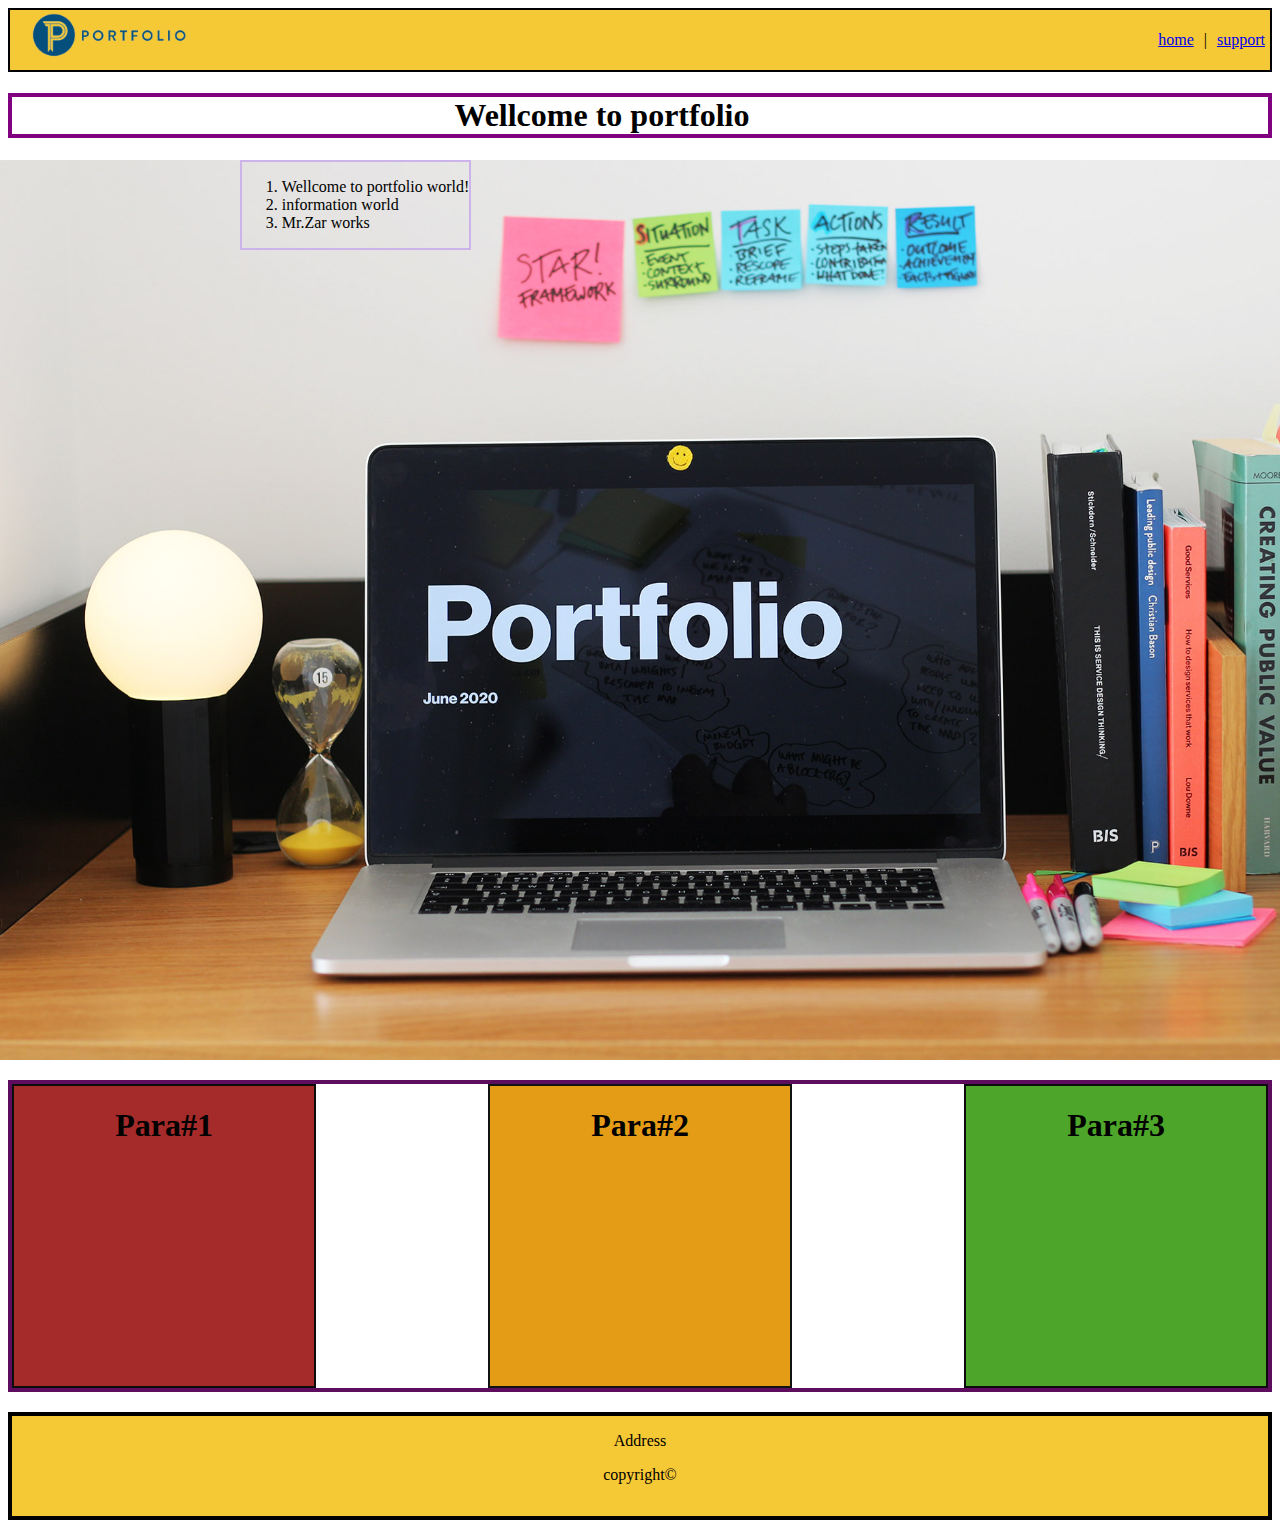
<file: index.html>
<!DOCTYPE html>
<html lang="en">
  <head>
    <meta charset="UTF-8" />
    <meta http-equiv="X-UA-Compatible" content="IE=edge" />
    <meta name="viewport" content="width=device-width, initial-scale=1.0" />
    <title>Document</title>
  </head>
  <link rel="stylesheet" href="prac.css" />
  <body>
    <header class="header">
      <img class="logo" src="./portpolio logo.png" alt="reload image" />
      <ul class="ul">
        <li><a href="./link_home.html" target="_blank">home</a></li>
        <li>|</li>
        <li><a href="./link_home.html" target="_blank">support</a></li>
      </ul>
    </header>
    <h1 class="h1">Wellcome to portfolio</h1>
    <div class="imagediv">
      <img class="image" src="./Portfolio-img.jpg" alt="Reload image" />
      <div class="text">
        <ol>
          <li>Wellcome to portfolio world!</li>
          <li>information world</li>
          <li>Mr.Zar works</li>
        </ol>
      </div>
    </div>

    <div class="main">
      <div class="_1"><h1>Para#1</h1></div>
      <div class="_2"><h1>Para#2</h1></div>
      <div class="_3"><h1>Para#3</h1></div>
    </div>
    <div class="footer">
      <p>Address</p>
      <p>copyright&copy</p>
    </div>
  </body>
</html>
</file>
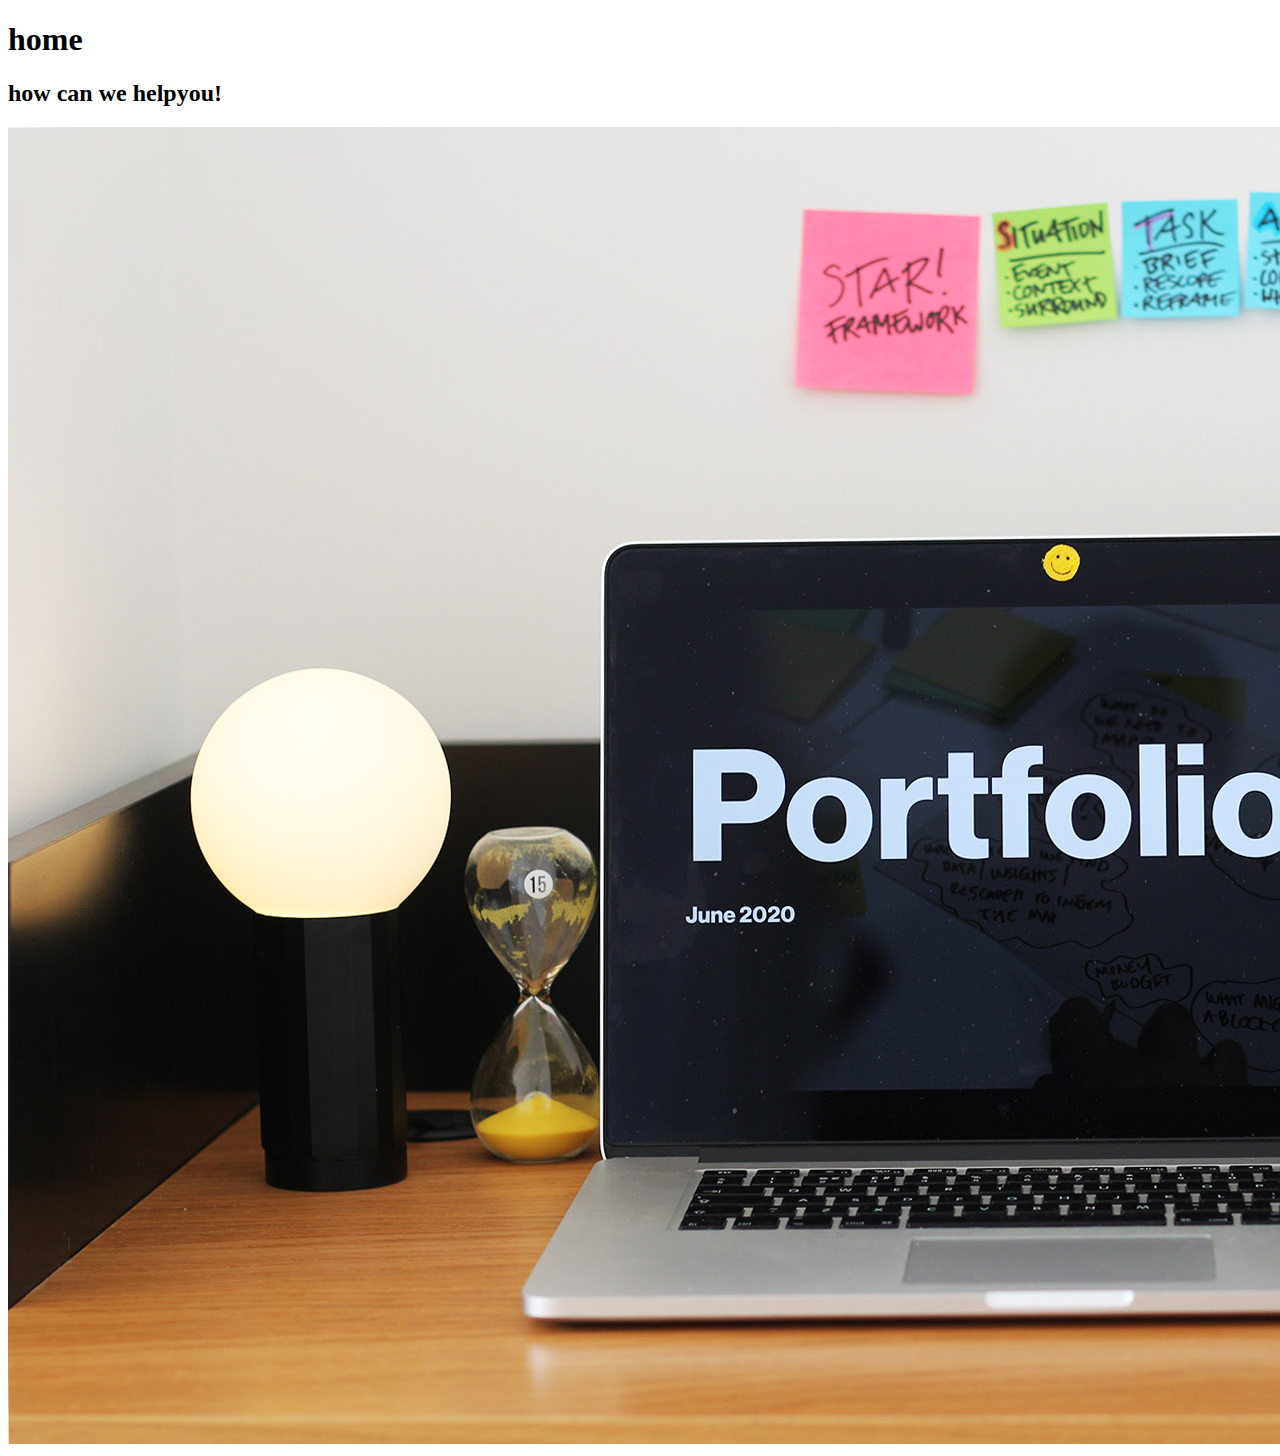
<file: link_home.html>
<!DOCTYPE html>
<html lang="en">
<head>
    <meta charset="UTF-8">
    <meta http-equiv="X-UA-Compatible" content="IE=edge">
    <meta name="viewport" content="width=device-width, initial-scale=1.0">
    <title>Document</title>
</head>
<body>
    <h1>home</h1>
    <h2>how can we helpyou!</h2>
    <img src="./Portfolio-img.jpg" alt="Reload image"/>
</body>
</html>
</file>
<file: prac.css>
.logo{
 height: 60px;
 width: 60pxpx;   
display: inline;

}
.header{
    display: flex;
    background-color:rgb(245, 200, 54);
    border: 2px solid black;
    justify-content: space-between;
}
.ul{
    /* border: 2px solid green; */
    list-style: none;
    display: flex;
    justify-content:space-between;
    /* width: 100%; */
}
.ul>li{
    padding: 5px;
}
.h1{
border: 4px solid purple;
display: block;
/* margin-left: 35%; */
padding-left: 35%;
}

.imagediv{
    position: relative;
display: flex;
justify-content:center;
}
.text{
    border:2px solid rgb(204, 179, 233) ;
    margin-right: 45%;
    position: absolute;
}
.image{
    height: 100vh;
    z-index: -1;
}
.main{
    /* background-color: rgb(220, 161, 243); */
    justify-content: space-between;
    margin-top: 20px;
    border: 4px solid rgb(94, 12, 94);
    display: flex;
}
._1{
    background-color: brown;
    border: 2px solid rgb(12, 11, 11);
    height: 300px;
    width: 300px;
}
._2{background-color: rgb(228, 156, 23);
    border: 2px solid rgb(17, 19, 18);
    height: 300px;
    width: 300px;
}
._3{background-color: rgb(77, 165, 42);
    border: 2px solid rgb(14, 11, 12);
    height: 300px;
    width: 300px;
}
.main h1{
    text-align: center;
}
.footer{
    margin-top: 20px; 
    border: 4px solid black;
text-align: center;
    height: 100px;
    background-color: rgb(245, 200, 54);
    
}
</file>
